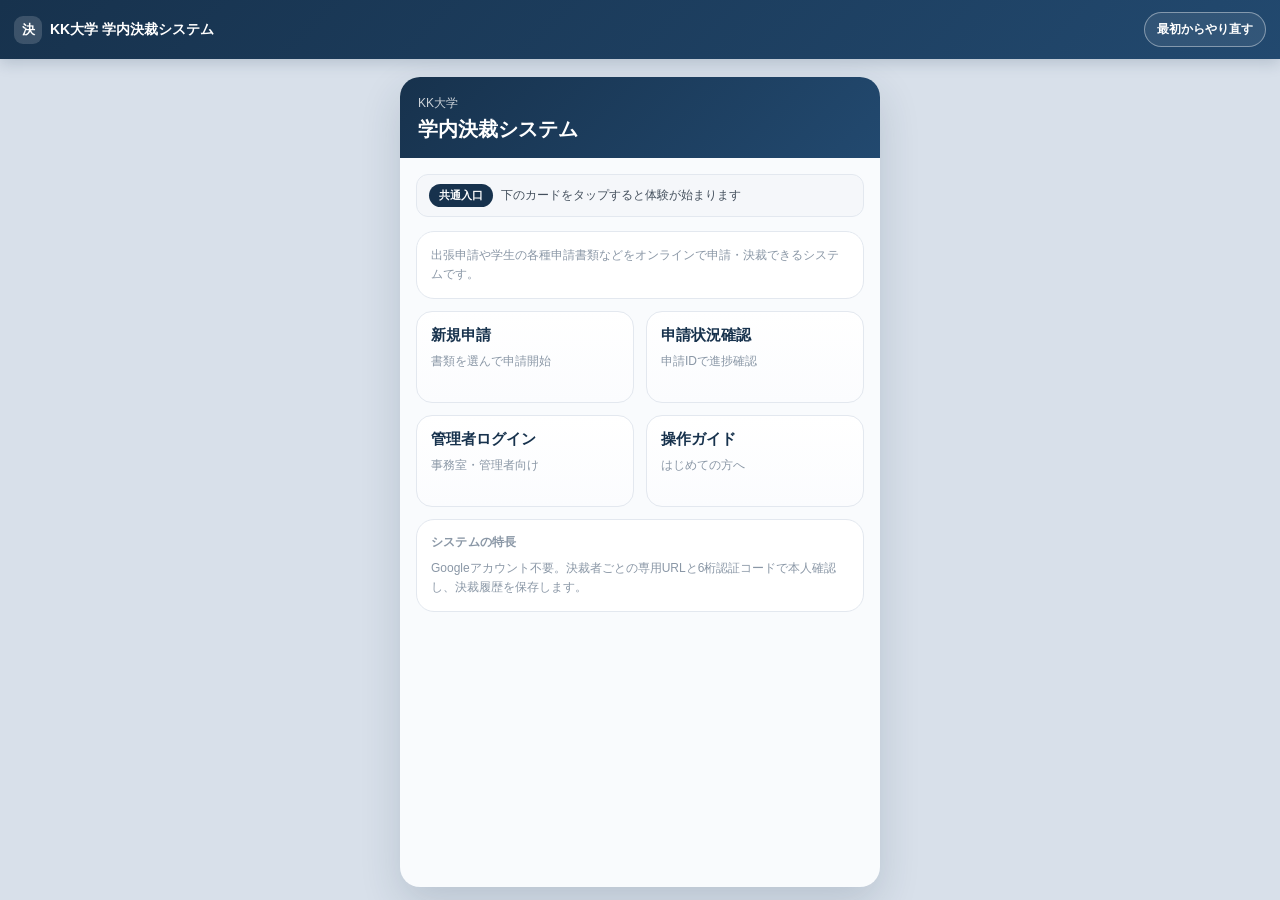
<file: app.html>
<!DOCTYPE html>
<html lang="ja">
<head>
  <meta charset="UTF-8" />
  <meta name="viewport" content="width=device-width, initial-scale=1.0, viewport-fit=cover" />
  <meta name="description" content="KK大学 学内決裁システム スマホ実機向けアプリ版デモ" />
  <title>KK大学 学内決裁システム（アプリ版デモ）</title>
  <link rel="stylesheet" href="./css/style.css" />
</head>
<body class="app-page">
  <div class="app-bar">
    <div class="app-bar-brand">
      <span class="app-bar-mark">決</span>
      <span class="app-bar-title">KK大学 学内決裁システム</span>
    </div>
    <button type="button" class="app-reset-btn" id="appResetBtn">最初からやり直す</button>
  </div>

  <main class="app-shell">
    <div class="screen active" data-screen="top">
      <div class="screen-head">
        <small>KK大学</small>
        <h3>学内決裁システム</h3>
      </div>
      <div class="screen-body">
        <div class="flow-guide"><span class="role-badge">共通入口</span>下のカードをタップすると体験が始まります</div>
        <div class="card subtext">出張申請や学生の各種申請書類などをオンラインで申請・決裁できるシステムです。</div>
        <div class="menu-cards">
          <div class="menu-card" data-next="select"><strong>新規申請</strong><span>書類を選んで申請開始</span></div>
          <div class="menu-card" data-next="detail"><strong>申請状況確認</strong><span>申請IDで進捗確認</span></div>
          <div class="menu-card" data-next="list"><strong>管理者ログイン</strong><span>事務室・管理者向け</span></div>
          <div class="menu-card"><strong>操作ガイド</strong><span>はじめての方へ</span></div>
        </div>
        <div class="card">
          <div class="card-title">システムの特長</div>
          <div class="subtext">Googleアカウント不要。決裁者ごとの専用URLと6桁認証コードで本人確認し、決裁履歴を保存します。</div>
        </div>
      </div>
    </div>

    <div class="screen" data-screen="select">
      <div class="screen-head">
        <small>新規申請</small>
        <h3>書類を選択してください</h3>
      </div>
      <div class="screen-body">
        <div class="flow-guide"><span class="role-badge">起案（申請者）</span>作成する書類をタップして選んでください</div>
        <div class="doc-category">
          <div class="doc-category-title">出張・旅費</div>
          <div class="doc-grid">
            <div class="doc-card" data-next="form" data-doc-type="travel" data-doc-name="出張申請書"><strong>出張申請書</strong><span>出張の目的・行程・費用を申請</span></div>
            <div class="doc-card" data-next="form" data-doc-type="generic" data-doc-name="旅費精算書"><strong>旅費精算書</strong><span>出張後の実費精算を申請</span></div>
          </div>
        </div>
        <div class="doc-category">
          <div class="doc-category-title">学生関係</div>
          <div class="doc-grid">
            <div class="doc-card" data-next="form" data-doc-type="student" data-doc-name="課外活動・行事開催申請書"><strong>課外活動・行事開催申請書</strong><span>部・サークルの行事開催を申請</span></div>
            <div class="doc-card" data-next="form" data-doc-type="generic" data-doc-name="学生団体設立届"><strong>学生団体設立届</strong><span>新規団体の設立を届出</span></div>
            <div class="doc-card" data-next="form" data-doc-type="generic" data-doc-name="施設使用許可申請書"><strong>施設使用許可申請書</strong><span>学内施設の利用を申請</span></div>
          </div>
        </div>
        <div class="doc-category">
          <div class="doc-category-title">経理・庶務</div>
          <div class="doc-grid">
            <div class="doc-card" data-next="form" data-doc-type="generic" data-doc-name="物品購入申請書"><strong>物品購入申請書</strong><span>備品・消耗品の購入を申請</span></div>
            <div class="doc-card" data-next="form" data-doc-type="generic" data-doc-name="諸経費精算書"><strong>諸経費精算書</strong><span>立替経費の精算を申請</span></div>
            <div class="doc-card" data-next="form" data-doc-type="generic" data-doc-name="休暇届"><strong>休暇届</strong><span>休暇取得を届出</span></div>
            <div class="doc-card" data-next="form" data-doc-type="generic" data-doc-name="備品修繕依頼書"><strong>備品修繕依頼書</strong><span>備品の修理・交換を依頼</span></div>
          </div>
        </div>
      </div>
    </div>

    <div class="screen" data-screen="form">
      <div class="screen-head">
        <small>新規申請</small>
        <h3><span data-doc-name-target>出張申請書</span></h3>
      </div>
      <div class="screen-body">
        <div class="flow-guide"><span class="role-badge">起案（申請者）</span>内容を確認・編集し、下のボタンで次へ進みます</div>

        <div class="doc-template" data-doc-template="travel">
          <div class="field-group">
            <div class="field"><label>申請者名</label><div class="value">田中 一郎</div></div>
            <div class="field"><label>所属・職名</label><div class="value">学務部 教務課 事務職員</div></div>
            <div class="field"><label>申請種別</label><div class="value" data-doc-name-target>出張申請書</div></div>
            <div class="field"><label>件名</label><div class="value editable" contenteditable="true" spellcheck="false">私立大学事務研修会 出席のための出張</div><span class="field-hint">タップすると文面を編集できます</span></div>
            <div class="field"><label>申請内容</label><div class="value editable" contenteditable="true" spellcheck="false">私立大学事務研修会への出席のため、下記の通り出張いたします。</div><span class="field-hint">タップすると文面を編集できます</span></div>
            <div class="cols-2">
              <div class="field"><label>出張日</label><div class="value">2026/07/08</div></div>
              <div class="field"><label>出張先</label><div class="value">東京都</div></div>
            </div>
            <div class="summary-box">
              <div class="card-title">金額内訳</div>
              <div class="sum-row"><span>交通費</span><strong>8,500円</strong></div>
              <div class="sum-row"><span>宿泊費</span><strong>18,000円</strong></div>
              <div class="sum-row"><span>その他費用</span><strong>1,800円</strong></div>
              <div class="sum-row total"><span>合計金額</span><strong>28,300円</strong></div>
            </div>
          </div>
        </div>

        <div class="doc-template" data-doc-template="student">
          <div class="field-group">
            <div class="field"><label>申請者名</label><div class="value">佐藤 花子</div></div>
            <div class="cols-2">
              <div class="field"><label>学籍番号</label><div class="value">21S1234</div></div>
              <div class="field"><label>学部・学科・学年</label><div class="value">経済学部 経済学科 3年</div></div>
            </div>
            <div class="field"><label>団体名</label><div class="value">◯◯部</div></div>
            <div class="field"><label>件名</label><div class="value editable" contenteditable="true" spellcheck="false">学内スポーツ交流会の開催</div><span class="field-hint">タップすると文面を編集できます</span></div>
            <div class="cols-2">
              <div class="field"><label>実施日時</label><div class="value">2026/07/20 13:00〜17:00</div></div>
              <div class="field"><label>使用施設</label><div class="value">第一体育館</div></div>
            </div>
            <div class="field"><label>参加予定人数</label><div class="value">40名</div></div>
            <div class="field"><label>目的</label><div class="value editable" contenteditable="true" spellcheck="false">部員相互の親睦を深めるとともに、新入部員の勧誘につなげることを目的とする。</div><span class="field-hint">タップすると文面を編集できます</span></div>
          </div>
        </div>

        <div class="doc-template" data-doc-template="generic">
          <div class="field-group">
            <div class="field"><label>申請者名</label><div class="value">山田 太郎</div></div>
            <div class="field"><label>所属・職名</label><div class="value">学務部 教務課 事務職員</div></div>
            <div class="field"><label>書類種別</label><div class="value" data-doc-name-target>物品購入申請書</div></div>
            <div class="field"><label>件名</label><div class="value editable" contenteditable="true" spellcheck="false" data-doc-subject-target>物品購入申請書の提出について</div><span class="field-hint">タップすると文面を編集できます</span></div>
            <div class="field"><label>申請内容</label><div class="value editable" contenteditable="true" spellcheck="false">下記の通り申請いたします。詳細は添付資料をご確認ください。</div><span class="field-hint">タップすると文面を編集できます</span></div>
            <div class="field"><label>提出日</label><div class="value">2026/07/01</div></div>
          </div>
        </div>

        <div class="btn-single"><button class="btn navy" type="button" data-next="confirm">確認画面へ進む</button></div>
      </div>
    </div>

    <div class="screen" data-screen="confirm">
      <div class="screen-head">
        <small>提出確認</small>
        <h3>入力内容の確認</h3>
      </div>
      <div class="screen-body">
        <div class="flow-guide"><span class="role-badge">起案（申請者）</span>入力内容に誤りがなければ提出してください</div>
        <div class="field"><label>申請ID</label><div class="value"><strong>2026-0001</strong></div></div>
        <div class="field"><label>申請者 / 書類種別</label><div class="value">田中 一郎 / 出張申請書</div></div>
        <div class="field"><label>件名</label><div class="value">私立大学事務研修会 出席のための出張</div></div>
        <div class="field"><label>金額</label><div class="value"><strong>28,300円</strong></div></div>
        <div class="field"><label>申請内容</label><div class="value">私立大学事務研修会への出席のため、下記の通り出張いたします。</div></div>
        <div class="field"><label>添付資料</label><div class="value">https://example.jp/expense/2026-0001</div></div>
        <div class="field"><label>決裁ルート</label>
          <div class="route">
            <span class="step current">起案（申請者）</span>
            <span>→</span>
            <span class="step">室長</span>
            <span>→</span>
            <span class="step">部長</span>
          </div>
        </div>
        <div class="btn-single"><button class="btn navy" type="button" data-next="mail">この内容で提出する</button></div>
      </div>
    </div>

    <div class="screen" data-screen="approval">
      <div class="screen-head">
        <small>決裁依頼</small>
        <h3>申請 2026-0001 を確認</h3>
      </div>
      <div class="screen-body">
        <div class="flow-guide"><span class="role-badge">室長</span>決裁・差戻し・却下のいずれかを選択してください</div>
        <div class="warn-box">この決裁URLと認証コードはご本人専用です。第三者への転送はお控えください。</div>
        <div class="field-group">
          <div class="field"><label>申請者 / 件名</label><div class="value"><strong>田中 一郎</strong><br>私立大学事務研修会 出席のための出張</div></div>
          <div class="cols-2">
            <div class="field"><label>書類種別</label><div class="value">出張申請書</div></div>
            <div class="field"><label>金額</label><div class="value"><strong>28,300円</strong></div></div>
          </div>
          <div class="field"><label>申請内容</label><div class="value">私立大学事務研修会への出席のための出張。行程・費用の明細は添付資料から確認可。</div></div>
          <div class="field"><label>決裁ルート</label>
            <div class="kessai-ran">
              <div class="kessai-cell stamped">
                <span class="kessai-role-label">起案（申請者）</span>
                <div class="seal"><span class="seal-role">起案</span><span class="seal-word">承認</span><span class="seal-date">07/01</span></div>
              </div>
              <div class="kessai-cell pending">
                <span class="kessai-role-label">室長</span>
                <div class="kessai-pending-mark">未決</div>
              </div>
              <div class="kessai-cell pending">
                <span class="kessai-role-label">部長</span>
                <div class="kessai-pending-mark">未決</div>
              </div>
            </div>
            <div class="meta top8">現在の決裁ステップ：室長</div>
          </div>
          <div class="field"><label>認証コード</label><div class="value">[ 4 8 2 9 1 3 ]</div></div>
          <div class="field"><label>コメント</label><div class="value placeholder">コメントを入力</div></div>
        </div>
        <div class="btn-stack">
          <button class="btn approve" type="button" data-next="approval2" data-result="approve" data-stage="chief">決裁する</button>
          <button class="btn return" type="button" data-next="return" data-result="back" data-stage="chief">差戻し</button>
          <button class="btn reject" type="button" data-next="return" data-result="reject" data-stage="chief">却下</button>
        </div>
      </div>
    </div>

    <div class="screen" data-screen="approval2">
      <div class="screen-head">
        <small>決裁依頼</small>
        <h3>申請 2026-0001 を確認</h3>
      </div>
      <div class="screen-body">
        <div class="flow-guide"><span class="role-badge">部長</span>決裁・差戻し・却下のいずれかを選択してください</div>
        <div class="warn-box">この決裁URLと認証コードはご本人専用です。第三者への転送はお控えください。</div>
        <div class="field-group">
          <div class="field"><label>申請者 / 件名</label><div class="value"><strong>田中 一郎</strong><br>私立大学事務研修会 出席のための出張</div></div>
          <div class="cols-2">
            <div class="field"><label>書類種別</label><div class="value">出張申請書</div></div>
            <div class="field"><label>金額</label><div class="value"><strong>28,300円</strong></div></div>
          </div>
          <div class="field"><label>申請内容</label><div class="value">私立大学事務研修会への出席のための出張。行程・費用の明細は添付資料から確認可。室長決裁済み。</div></div>
          <div class="field"><label>決裁ルート</label>
            <div class="kessai-ran">
              <div class="kessai-cell stamped">
                <span class="kessai-role-label">起案（申請者）</span>
                <div class="seal"><span class="seal-role">起案</span><span class="seal-word">承認</span><span class="seal-date">07/01</span></div>
              </div>
              <div class="kessai-cell stamped">
                <span class="kessai-role-label">室長</span>
                <div class="seal"><span class="seal-role">室長</span><span class="seal-word">承認</span><span class="seal-date">07/01</span></div>
              </div>
              <div class="kessai-cell pending">
                <span class="kessai-role-label">部長</span>
                <div class="kessai-pending-mark">未決</div>
              </div>
            </div>
            <div class="meta top8">現在の決裁ステップ：部長</div>
          </div>
          <div class="field"><label>認証コード</label><div class="value">[ 7 1 0 5 2 6 ]</div></div>
          <div class="field"><label>コメント</label><div class="value placeholder">コメントを入力</div></div>
        </div>
        <div class="btn-stack">
          <button class="btn approve" type="button" data-next="complete" data-result="approve" data-stage="head">決裁する</button>
          <button class="btn return" type="button" data-next="return" data-result="back" data-stage="head">差戻し</button>
          <button class="btn reject" type="button" data-next="return" data-result="reject" data-stage="head">却下</button>
        </div>
      </div>
    </div>

    <div class="screen" data-screen="complete">
      <div class="screen-head success-head">
        <small>決裁完了</small>
        <h3>決裁が完了しました</h3>
      </div>
      <div class="screen-body">
        <div class="flow-guide"><span class="role-badge">完了</span>続けて一覧や詳細画面を確認できます</div>
        <div class="result-card success">
          <div class="result-icon">✓</div>
          <strong>処理が正常に完了しました</strong>
          <span>ご本人と事務室へ完了通知が送信されます。</span>
        </div>
        <div class="field"><label>決裁欄</label>
          <div class="kessai-ran">
            <div class="kessai-cell stamped">
              <span class="kessai-role-label">起案（申請者）</span>
              <div class="seal"><span class="seal-role">起案</span><span class="seal-word">承認</span><span class="seal-date">07/01</span></div>
            </div>
            <div class="kessai-cell stamped">
              <span class="kessai-role-label">室長</span>
              <div class="seal"><span class="seal-role">室長</span><span class="seal-word">承認</span><span class="seal-date">07/01</span></div>
            </div>
            <div class="kessai-cell stamped">
              <span class="kessai-role-label">部長</span>
              <div class="seal"><span class="seal-role">部長</span><span class="seal-word">承認</span><span class="seal-date">07/02</span></div>
            </div>
          </div>
        </div>
        <div class="field"><label>申請ID</label><div class="value">2026-0001</div></div>
        <div class="field"><label>決裁結果</label><div class="value"><strong>部長 決裁</strong></div></div>
        <div class="field"><label>決裁日時</label><div class="value">2026/07/02 09:30</div></div>
        <div class="field"><label>コメント</label><div class="value">内容を確認しました。決裁します。</div></div>
        <div class="btn-row two-btns">
          <button class="btn ghost" type="button" data-next="list">申請一覧へ</button>
          <button class="btn navy" type="button" data-next="detail">詳細を見る</button>
        </div>
      </div>
    </div>

    <div class="screen" data-screen="return">
      <div class="screen-head warning-head">
        <small>差戻し・却下</small>
        <h3>処理結果の確認</h3>
      </div>
      <div class="screen-body">
        <div class="flow-guide"><span class="role-badge">差戻し・却下</span>選択結果に応じて該当カードが強調表示されます</div>
        <div class="result-banner" data-result-banner hidden></div>
        <div class="split-cards mobile-split">
          <div class="result-card warning" data-variant="back">
            <div class="result-icon">↺</div>
            <strong>差戻し</strong>
            <span>申請者へ修正依頼を通知</span>
          </div>
          <div class="result-card danger" data-variant="reject">
            <div class="result-icon">!</div>
            <strong>却下</strong>
            <span>申請者へ却下結果を通知</span>
          </div>
        </div>
        <div class="field"><label>決裁欄</label>
          <div class="kessai-ran" data-kessai-dynamic>
            <div class="kessai-cell stamped" data-decision-role="draft">
              <span class="kessai-role-label">起案（申請者）</span>
              <div class="seal"><span class="seal-role">起案</span><span class="seal-word">承認</span><span class="seal-date">07/01</span></div>
            </div>
            <div class="kessai-cell" data-decision-role="chief">
              <span class="kessai-role-label">室長</span>
            </div>
            <div class="kessai-cell" data-decision-role="head">
              <span class="kessai-role-label">部長</span>
            </div>
          </div>
        </div>
        <div class="field"><label>申請ID</label><div class="value">2026-0001</div></div>
        <div class="field"><label>差戻しコメント例</label><div class="value">出張先の詳細行程を追記のうえ、再申請してください。</div></div>
        <div class="field"><label>却下コメント例</label><div class="value">今回の出張は予算計画対象外のため、却下とします。</div></div>
        <div class="card subtext">差戻しの場合は、申請者が修正後に再申請できるイメージを明示しています。</div>
        <div class="btn-row two-btns">
          <button class="btn ghost" type="button" data-next="list">申請一覧へ</button>
          <button class="btn navy" type="button" data-next="top">トップに戻る</button>
        </div>
      </div>
    </div>

    <div class="screen" data-screen="list">
      <div class="screen-head">
        <small>事務室管理</small>
        <h3>申請一覧・管理</h3>
      </div>
      <div class="screen-body">
        <div class="flow-guide"><span class="role-badge">事務室</span>行をタップすると詳細画面に進みます</div>
        <div class="field"><label>検索・絞り込み</label><div class="value">申請者名 / ステータス / 書類種別 / 期間指定</div></div>
        <div class="list-card" data-next="detail">
          <div class="list-top"><div><strong>2026-0001 出張申請書</strong><div class="meta">田中 一郎 / 出張・旅費 / 現在の決裁者：室長</div></div><span class="status wait">決裁待ち</span></div>
        </div>
        <div class="list-card" data-next="detail">
          <div class="list-top"><div><strong>2026-0002 課外活動・行事開催申請書</strong><div class="meta">佐藤 花子 / 学生関係 / 決裁完了</div></div><span class="status done">決裁完了</span></div>
        </div>
        <div class="list-card" data-next="detail">
          <div class="list-top"><div><strong>2026-0003 諸経費精算書</strong><div class="meta">中村 誠 / 経理・庶務 / 修正待ち</div></div><span class="status back">差戻し</span></div>
        </div>
        <div class="list-card" data-next="detail">
          <div class="list-top"><div><strong>2026-0004 備品修繕依頼書</strong><div class="meta">小林 学 / 経理・庶務 / URL有効期限切れ</div></div><span class="status expired">期限切れ</span></div>
        </div>
      </div>
    </div>

    <div class="screen" data-screen="detail">
      <div class="screen-head">
        <small>申請詳細</small>
        <h3>詳細・決裁履歴</h3>
      </div>
      <div class="screen-body">
        <div class="flow-guide"><span class="role-badge">事務室</span>再通知ボタンでメール画面に進めます</div>
        <div class="field"><label>申請内容</label><div class="value">私立大学事務研修会への出席のための出張。研修資料確認済み。</div></div>
        <div class="summary-box">
          <div class="card-title">金額内訳</div>
          <div class="sum-row"><span>交通費</span><strong>8,500円</strong></div>
          <div class="sum-row"><span>宿泊費</span><strong>18,000円</strong></div>
          <div class="sum-row"><span>その他費用</span><strong>1,800円</strong></div>
          <div class="sum-row total"><span>合計</span><strong>28,300円</strong></div>
        </div>
        <div class="field"><label>添付資料</label><div class="value">https://example.jp/expense/2026-0001</div></div>
        <div class="timeline">
          <div class="timeline-item"><strong>2026/07/01 10:00</strong><span>申請作成・提出（起案）</span></div>
          <div class="timeline-item"><strong>2026/07/01 13:15</strong><span>室長 決裁</span></div>
          <div class="timeline-item"><strong>2026/07/02 09:30</strong><span>部長 決裁</span></div>
          <div class="timeline-item"><strong>2026/07/02 09:35</strong><span>決裁完了</span></div>
        </div>
        <div class="btn-row two-btns">
          <button class="btn ghost" type="button">PDF出力</button>
          <button class="btn navy" type="button" data-next="mail">再通知</button>
        </div>
        <div class="btn-single"><button class="btn ghost" type="button" data-next="list">申請一覧へ戻る</button></div>
      </div>
    </div>

    <div class="screen" data-screen="error">
      <div class="screen-head danger-head">
        <small>エラー画面</small>
        <h3>手続き状況を確認できません</h3>
      </div>
      <div class="screen-body">
        <div class="flow-guide"><span class="role-badge">エラー時</span>右上の「最初からやり直す」でトップに戻れます</div>
        <div class="error-card"><strong>URLが無効です</strong><span>送付されたURLをご確認ください。</span></div>
        <div class="error-card"><strong>有効期限が切れています</strong><span>事務室へ再通知をご依頼ください。</span></div>
        <div class="error-card"><strong>すでに決裁済みです</strong><span>このURLは再利用できません。</span></div>
        <div class="error-card"><strong>認証コードが違います</strong><span>6桁コードを再度ご確認ください。</span></div>
        <div class="error-card"><strong>この申請はすでに終了しています</strong><span>詳細は事務室へお問い合わせください。</span></div>
        <div class="card subtext">怖さを抑えた丁寧な文言で、事務室への問い合わせ導線を自然に表示しています。</div>
        <div class="btn-single"><button class="btn navy" type="button" data-next="top">トップに戻る</button></div>
      </div>
    </div>

    <div class="screen" data-screen="mail">
      <div class="screen-head">
        <small>メール通知</small>
        <h3>決裁依頼メール</h3>
      </div>
      <div class="screen-body">
        <div class="flow-guide"><span class="role-badge">室長へのメール</span>本文中のリンクをタップすると決裁画面が開きます</div>
        <div class="mail-card">
          <div class="mail-subject">件名： 【決裁依頼】出張申請書 2026-0001</div>
          <div class="mail-body">
            <p>佐藤 室長 様</p>
            <p>以下の書類について、決裁確認をお願いいたします。</p>
            <p>申請ID：2026-0001<br>件名：私立大学事務研修会 出席のための出張<br>申請者：田中 一郎<br>金額：28,300円</p>
            <p class="mail-link" data-next="approval">決裁画面を開く</p>
            <p>認証コード：482913<br>有効期限：2026年7月8日 23:59</p>
            <p class="mail-note">※このURLと認証コードはご本人専用です。<br>※第三者への転送はお控えください。</p>
          </div>
        </div>
      </div>
    </div>
  </main>

  <script src="./js/main.js"></script>
  <script>
    var appResetBtn = document.getElementById('appResetBtn');
    if (appResetBtn) {
      appResetBtn.addEventListener('click', function () {
        delete document.body.dataset.flowResult;
        delete document.body.dataset.flowStage;
        applyDocSelection('travel', '出張申請書');
        switchScreen('top');
      });
    }
  </script>
</body>
</html>
</file>
<file: css/style.css>
:root {
  --navy: #17324d;
  --navy-2: #22496f;
  --green: #1f7a4f;
  --green-soft: #e9f6ef;
  --orange: #d9822b;
  --orange-soft: #fff4e8;
  --red: #c84a4a;
  --red-soft: #fdeeee;
  --gray-1: #f5f7fa;
  --gray-2: #e3e8ef;
  --gray-3: #8a97a6;
  --text: #1d2a37;
  --white: #ffffff;
  --shadow: 0 10px 30px rgba(23, 50, 77, 0.08);
  --radius: 18px;
  --radius-sm: 12px;
  --max: 1280px;
}

* {
  box-sizing: border-box;
}

html {
  scroll-behavior: smooth;
}

body {
  margin: 0;
  font-family: -apple-system, BlinkMacSystemFont, "Segoe UI", "Hiragino Sans", "Hiragino Kaku Gothic ProN", "Yu Gothic", sans-serif;
  color: var(--text);
  background: linear-gradient(180deg, #f7fafc 0%, #eef3f8 100%);
}

a {
  color: inherit;
}

.site-header {
  position: sticky;
  top: 0;
  z-index: 20;
  backdrop-filter: blur(10px);
  background: rgba(255, 255, 255, 0.92);
  border-bottom: 1px solid var(--gray-2);
}

.header-inner {
  max-width: var(--max);
  margin: 0 auto;
  padding: 14px 20px;
  display: flex;
  align-items: center;
  justify-content: space-between;
  gap: 16px;
}

.brand {
  display: flex;
  align-items: center;
  gap: 12px;
  min-width: 0;
}

.brand-mark {
  width: 42px;
  height: 42px;
  border-radius: 14px;
  background: linear-gradient(135deg, var(--navy), var(--navy-2));
  color: var(--white);
  display: grid;
  place-items: center;
  font-weight: 800;
  box-shadow: var(--shadow);
}

.brand small {
  display: block;
  color: var(--gray-3);
  font-size: 12px;
  margin-bottom: 2px;
}

.brand strong {
  font-size: 16px;
  line-height: 1.3;
  display: block;
}

.header-note {
  color: var(--gray-3);
  font-size: 13px;
  text-align: right;
}

.container {
  max-width: var(--max);
  margin: 0 auto;
  padding: 24px 20px 60px;
}

.hero {
  background: linear-gradient(135deg, var(--navy) 0%, var(--navy-2) 80%);
  color: var(--white);
  border-radius: 28px;
  padding: 28px;
  box-shadow: var(--shadow);
  position: relative;
  overflow: hidden;
}

.hero::after {
  content: "";
  position: absolute;
  right: -40px;
  bottom: -40px;
  width: 220px;
  height: 220px;
  border-radius: 50%;
  border: 1px solid rgba(255, 255, 255, 0.14);
}

.hero-grid {
  display: grid;
  grid-template-columns: 1.2fr 0.8fr;
  gap: 22px;
  align-items: center;
}

.hero h1 {
  margin: 0 0 10px;
  font-size: clamp(28px, 4vw, 40px);
  line-height: 1.2;
}

.hero p {
  margin: 0;
  color: rgba(255, 255, 255, 0.9);
  line-height: 1.8;
  font-size: 15px;
}

.hero-badges {
  display: flex;
  flex-wrap: wrap;
  gap: 10px;
  margin-top: 18px;
}

.badge {
  border: 1px solid rgba(255, 255, 255, 0.18);
  background: rgba(255, 255, 255, 0.08);
  color: var(--white);
  padding: 9px 12px;
  border-radius: 999px;
  font-size: 12px;
}

.hero-card {
  background: rgba(255, 255, 255, 0.1);
  border: 1px solid rgba(255, 255, 255, 0.18);
  border-radius: 20px;
  padding: 18px;
}

.hero-card-title {
  font-size: 13px;
  color: rgba(255, 255, 255, 0.8);
  margin-bottom: 8px;
}

.hero-card strong {
  display: block;
  font-size: 18px;
  margin-bottom: 12px;
}

.hero-list {
  display: grid;
  gap: 10px;
  font-size: 14px;
  color: rgba(255, 255, 255, 0.92);
}

.section-head {
  margin: 28px 0 16px;
}

.section-head h2 {
  margin: 0;
  font-size: 24px;
  color: var(--navy);
}

.section-head p {
  margin: 6px 0 0;
  color: var(--gray-3);
  font-size: 14px;
}

.tab-bar {
  display: flex;
  gap: 12px;
  overflow-x: auto;
  padding-bottom: 8px;
  margin-bottom: 18px;
  scrollbar-width: thin;
}

.tab-btn {
  flex: 0 0 auto;
  border: 1px solid var(--gray-2);
  background: var(--white);
  color: var(--text);
  min-height: 52px;
  border-radius: 16px;
  padding: 12px 16px;
  font-size: 14px;
  font-weight: 700;
  cursor: pointer;
  white-space: nowrap;
  box-shadow: 0 4px 14px rgba(23, 50, 77, 0.04);
  transition: transform 0.18s ease, background 0.18s ease, color 0.18s ease, border-color 0.18s ease;
}

.tab-btn:hover {
  transform: translateY(-1px);
}

.tab-btn.active {
  background: var(--navy);
  color: var(--white);
  border-color: var(--navy);
}

.demo-grid {
  display: grid;
  grid-template-columns: 390px 1fr;
  gap: 22px;
  align-items: start;
}

.panel {
  background: var(--white);
  border: 1px solid var(--gray-2);
  border-radius: 24px;
  box-shadow: var(--shadow);
}

.phone-shell {
  padding: 16px;
  background: linear-gradient(180deg, #eef3f9, #f8fafc);
  position: sticky;
  top: 84px;
}

.phone {
  width: 100%;
  background: #f9fbfd;
  border: 1px solid #cad5e2;
  border-radius: 28px;
  overflow: hidden;
  box-shadow: 0 12px 30px rgba(23, 50, 77, 0.08);
}

.phone-status {
  height: 28px;
  background: #0f2338;
  position: relative;
}

.phone-status::after {
  content: "";
  width: 112px;
  height: 22px;
  background: #0b1827;
  border-radius: 0 0 16px 16px;
  position: absolute;
  left: 50%;
  transform: translateX(-50%);
  top: 0;
}

.screen,
.desktop-screen {
  display: none;
}

.screen.active,
.desktop-screen.active {
  display: block;
}

.screen-head {
  background: linear-gradient(135deg, var(--navy), var(--navy-2));
  color: var(--white);
  padding: 18px 18px 16px;
}

.success-head {
  background: linear-gradient(135deg, #195f3f, #258554);
}

.warning-head {
  background: linear-gradient(135deg, #9a6518, #d9822b);
}

.danger-head {
  background: linear-gradient(135deg, #8e2e2e, #c84a4a);
}

.screen-head small {
  display: block;
  color: rgba(255, 255, 255, 0.78);
  margin-bottom: 4px;
  font-size: 12px;
}

.screen-head h3 {
  margin: 0;
  font-size: 20px;
  line-height: 1.3;
}

.screen-body {
  padding: 16px;
  display: grid;
  gap: 12px;
}

.card {
  background: var(--white);
  border: 1px solid var(--gray-2);
  border-radius: var(--radius);
  padding: 14px;
}

.card-title {
  font-size: 12px;
  color: var(--gray-3);
  margin-bottom: 8px;
  font-weight: 700;
  letter-spacing: 0.02em;
}

.menu-cards,
.desktop-menu,
.error-grid,
.split-cards {
  display: grid;
  gap: 12px;
}

.menu-cards,
.desktop-menu {
  grid-template-columns: repeat(2, 1fr);
}

.error-grid {
  grid-template-columns: repeat(2, 1fr);
}

.split-cards {
  grid-template-columns: repeat(2, 1fr);
}

.menu-card {
  min-height: 92px;
  border: 1px solid var(--gray-2);
  border-radius: 16px;
  padding: 14px;
  background: linear-gradient(180deg, #fff, #fbfcfe);
}

.desktop-menu .menu-card {
  min-height: 116px;
  padding: 18px;
}

.menu-card strong {
  display: block;
  font-size: 15px;
  margin-bottom: 6px;
  color: var(--navy);
}

.menu-card span,
.meta,
.subtext {
  color: var(--gray-3);
  font-size: 12px;
  line-height: 1.6;
}

.field-group,
.btn-stack {
  display: grid;
  gap: 12px;
}

.field,
.fake-input,
.error-card,
.timeline,
.mail-card {
  border: 1px solid var(--gray-2);
  border-radius: var(--radius-sm);
  background: var(--white);
  padding: 12px 13px;
}

.field label {
  display: block;
  font-size: 12px;
  color: var(--gray-3);
  margin-bottom: 6px;
  font-weight: 700;
}

.field .value,
.fake-input {
  font-size: 14px;
  line-height: 1.6;
}

.cols-2,
.desktop-grid-2,
.filters,
.btn-row {
  display: grid;
  gap: 12px;
}

.cols-2 {
  grid-template-columns: 1fr 1fr;
}

.desktop-grid-2 {
  grid-template-columns: 1.15fr 0.85fr;
  gap: 18px;
}

.desktop-grid-2.equal,
.btn-row.two-btns {
  grid-template-columns: 1fr 1fr;
}

.summary-box {
  padding: 14px;
  border-radius: 16px;
  border: 1px solid #d6e6da;
  background: linear-gradient(180deg, #f8fcfa, #eef8f2);
}

.sum-row {
  display: flex;
  justify-content: space-between;
  gap: 10px;
  margin: 8px 0;
  font-size: 14px;
}

.sum-row.total {
  border-top: 1px solid #d6e6da;
  padding-top: 10px;
  font-size: 16px;
  font-weight: 800;
  color: var(--navy);
}

.sum-row.total.no-border {
  border-top: none;
  padding-top: 0;
}

.route {
  display: flex;
  align-items: center;
  gap: 8px;
  flex-wrap: wrap;
}

.step {
  padding: 8px 12px;
  border-radius: 999px;
  border: 1px solid var(--gray-2);
  background: var(--white);
  font-size: 12px;
  font-weight: 700;
}

.step.done {
  background: var(--green-soft);
  border-color: #b9ddc8;
  color: var(--green);
}

.step.current {
  background: #fff8e8;
  border-color: #f0c890;
  color: #8d5a13;
}

.warn-box {
  background: var(--orange-soft);
  border: 1px solid #f3c389;
  color: #7b4e11;
  border-radius: 16px;
  padding: 12px 14px;
  font-size: 13px;
  line-height: 1.7;
}

.btn {
  min-height: 52px;
  border: none;
  border-radius: 14px;
  font-size: 15px;
  font-weight: 800;
  color: var(--white);
  cursor: pointer;
  box-shadow: 0 8px 18px rgba(23, 50, 77, 0.08);
  padding: 0 16px;
}

.btn.approve {
  background: var(--green);
}

.btn.return {
  background: var(--orange);
}

.btn.reject {
  background: var(--red);
}

.btn.navy {
  background: var(--navy);
}

.btn.ghost {
  background: var(--white);
  color: var(--navy);
  border: 1px solid var(--gray-2);
}

.btn-single {
  display: grid;
}

.result-card {
  border-radius: 18px;
  padding: 18px;
  display: grid;
  gap: 8px;
  border: 1px solid var(--gray-2);
}

.result-card.large {
  min-height: 180px;
  align-content: center;
}

.result-card.success {
  background: linear-gradient(180deg, #f3fbf6, #e8f7ee);
  border-color: #c7e7d2;
}

.result-card.warning {
  background: linear-gradient(180deg, #fffaf2, #fff2e2);
  border-color: #f1c892;
}

.result-card.danger {
  background: linear-gradient(180deg, #fff6f6, #fdecec);
  border-color: #efc0c0;
}

.result-icon {
  width: 44px;
  height: 44px;
  border-radius: 50%;
  display: grid;
  place-items: center;
  font-weight: 900;
  color: var(--white);
  background: var(--navy);
}

.result-card.success .result-icon {
  background: var(--green);
}

.result-card.warning .result-icon {
  background: var(--orange);
}

.result-card.danger .result-icon {
  background: var(--red);
}

.result-card strong {
  font-size: 18px;
  color: var(--navy);
}

.result-card span {
  color: #506070;
  line-height: 1.7;
  font-size: 14px;
}

.list-card {
  border: 1px solid var(--gray-2);
  border-radius: 16px;
  padding: 13px;
  background: var(--white);
}

.list-top {
  display: flex;
  justify-content: space-between;
  gap: 12px;
  align-items: start;
}

.status {
  display: inline-flex;
  align-items: center;
  justify-content: center;
  border-radius: 999px;
  padding: 6px 10px;
  font-size: 11px;
  font-weight: 800;
  white-space: nowrap;
}

.status.wait {
  background: #fff2dd;
  color: #9a620d;
}

.status.done {
  background: var(--green-soft);
  color: var(--green);
}

.status.back {
  background: #fff1df;
  color: #a06314;
}

.status.expired {
  background: #f1f4f8;
  color: #5f6b78;
}

.timeline {
  display: grid;
  gap: 12px;
  background: linear-gradient(180deg, #fbfcfe, #f6f9fc);
}

.timeline.large {
  min-height: 100%;
}

.timeline-item {
  border-left: 3px solid var(--navy);
  padding-left: 12px;
  display: grid;
  gap: 4px;
}

.timeline-item strong {
  font-size: 13px;
  color: var(--navy);
}

.timeline-item span {
  color: #526070;
  font-size: 14px;
}

.error-card {
  background: #fffdfd;
  border-color: #ead8d8;
}

.error-card strong {
  display: block;
  margin-bottom: 6px;
  color: #7b2f2f;
}

.error-card span {
  color: #5e6875;
  font-size: 13px;
  line-height: 1.7;
}

.mail-card {
  background: #fcfdff;
}

.mail-card.large {
  min-height: 460px;
}

.mail-subject {
  font-weight: 800;
  color: var(--navy);
  margin-bottom: 14px;
  padding-bottom: 12px;
  border-bottom: 1px solid var(--gray-2);
}

.mail-body p {
  margin: 0 0 14px;
  line-height: 1.8;
  font-size: 14px;
}

.mail-link {
  display: inline-block;
  padding: 10px 14px;
  border-radius: 10px;
  background: var(--navy);
  color: var(--white);
  font-weight: 700;
}

.mail-note {
  color: #667280;
  font-size: 13px;
}

.desktop-view {
  padding: 20px;
  min-height: 920px;
}

.desktop-header {
  display: flex;
  justify-content: space-between;
  align-items: end;
  gap: 16px;
  margin-bottom: 18px;
  padding-bottom: 14px;
  border-bottom: 1px solid var(--gray-2);
}

.desktop-header h3 {
  margin: 0;
  font-size: 24px;
  color: var(--navy);
}

.desktop-header p {
  margin: 6px 0 0;
  color: var(--gray-3);
  font-size: 14px;
  line-height: 1.7;
}

.desktop-meta {
  font-size: 12px;
  color: var(--gray-3);
  text-align: right;
}

.desktop-note-box,
.footer-note {
  background: var(--gray-1);
  border: 1px solid var(--gray-2);
  border-radius: 16px;
  padding: 14px 16px;
  font-size: 14px;
  line-height: 1.8;
  color: #44505d;
}

.desktop-note-box {
  margin-top: 18px;
}

.filters {
  grid-template-columns: repeat(4, 1fr);
  margin-bottom: 14px;
}

.filter {
  border: 1px solid var(--gray-2);
  border-radius: 12px;
  background: #fbfcfe;
  padding: 12px;
  font-size: 13px;
  color: var(--gray-3);
}

.table {
  border: 1px solid var(--gray-2);
  border-radius: 18px;
  overflow: hidden;
  background: var(--white);
}

.tr {
  display: grid;
  grid-template-columns: 92px 92px 90px 90px 1.3fr 90px 100px 110px;
  gap: 10px;
  align-items: center;
  padding: 12px 14px;
  font-size: 12px;
}

.tr.head {
  background: #f8fafc;
  font-weight: 800;
  color: #506070;
}

.tr + .tr {
  border-top: 1px solid var(--gray-2);
}

.footer-note {
  margin-top: 24px;
  background: var(--white);
  box-shadow: var(--shadow);
}

.placeholder {
  color: #9aa5b1;
}

.top8 {
  margin-top: 8px;
}

.flow-guide {
  display: flex;
  align-items: center;
  gap: 8px;
  background: var(--gray-1);
  border: 1px solid var(--gray-2);
  border-radius: 12px;
  padding: 9px 12px;
  font-size: 12px;
  line-height: 1.5;
  color: #44505d;
}

.screen-body .flow-guide {
  margin-bottom: 2px;
}

.desktop-screen .flow-guide {
  margin-bottom: 16px;
}

.flow-guide .role-badge {
  flex: 0 0 auto;
  background: var(--navy);
  color: var(--white);
  border-radius: 999px;
  padding: 3px 10px;
  font-size: 11px;
  font-weight: 700;
  white-space: nowrap;
}

[data-next] {
  cursor: pointer;
}

.menu-card[data-next],
.list-card[data-next],
.tr[data-next] {
  transition: transform 0.15s ease, box-shadow 0.15s ease, border-color 0.15s ease;
}

.menu-card[data-next]:hover,
.list-card[data-next]:hover {
  transform: translateY(-2px);
  box-shadow: 0 10px 22px rgba(23, 50, 77, 0.1);
  border-color: #c4d2e0;
}

.tr[data-next]:hover {
  background: var(--gray-1);
}

.mail-link[data-next]:hover {
  filter: brightness(1.08);
}

.result-card.is-dimmed {
  opacity: 0.45;
  filter: grayscale(0.5);
}

.result-card.warning.is-active {
  box-shadow: 0 0 0 2px var(--orange), var(--shadow);
}

.result-card.danger.is-active {
  box-shadow: 0 0 0 2px var(--red), var(--shadow);
}

.result-banner {
  display: none;
  border-radius: 14px;
  padding: 10px 14px;
  font-size: 13px;
  font-weight: 700;
  line-height: 1.6;
}

.result-banner.show {
  display: block;
}

.result-banner.back {
  background: var(--orange-soft);
  color: #7b4e11;
  border: 1px solid #f0c890;
}

.result-banner.reject {
  background: var(--red-soft);
  color: #7b2f2f;
  border: 1px solid #ead8d8;
}

/* app.html: スマホ実機向けの単独アプリ画面 */
body.app-page {
  margin: 0;
  background: #eef1f6;
  min-height: 100vh;
}

.app-bar {
  position: sticky;
  top: 0;
  z-index: 30;
  display: flex;
  align-items: center;
  justify-content: space-between;
  gap: 10px;
  padding: 12px 14px;
  padding-top: max(12px, env(safe-area-inset-top));
  background: linear-gradient(135deg, var(--navy), var(--navy-2));
  color: var(--white);
  box-shadow: 0 4px 14px rgba(23, 50, 77, 0.18);
}

.app-bar-brand {
  display: flex;
  align-items: center;
  gap: 8px;
  min-width: 0;
}

.app-bar-mark {
  flex: 0 0 auto;
  width: 28px;
  height: 28px;
  border-radius: 9px;
  background: rgba(255, 255, 255, 0.16);
  display: grid;
  place-items: center;
  font-weight: 800;
  font-size: 13px;
}

.app-bar-title {
  font-size: 14px;
  font-weight: 700;
  white-space: nowrap;
  overflow: hidden;
  text-overflow: ellipsis;
}

.app-reset-btn {
  flex: 0 0 auto;
  border: 1px solid rgba(255, 255, 255, 0.4);
  background: rgba(255, 255, 255, 0.08);
  color: var(--white);
  border-radius: 999px;
  padding: 8px 12px;
  font-size: 12px;
  font-weight: 700;
  cursor: pointer;
  white-space: nowrap;
}

.app-reset-btn:active {
  background: rgba(255, 255, 255, 0.22);
}

.app-shell {
  width: 100%;
  max-width: 480px;
  margin: 0 auto;
  background: #f9fbfd;
  min-height: calc(100vh - 56px);
  overflow: hidden;
}

@media (min-width: 560px) {
  body.app-page {
    background: #d8e0ea;
  }

  .app-shell {
    margin: 18px auto;
    min-height: calc(100vh - 90px);
    border-radius: 20px;
    box-shadow: 0 16px 40px rgba(23, 50, 77, 0.16);
  }
}

.app-shell .screen.active {
  animation: app-screen-enter 0.26s ease;
}

@keyframes app-screen-enter {
  from {
    opacity: 0;
    transform: translateY(10px);
  }
  to {
    opacity: 1;
    transform: translateY(0);
  }
}

@media (prefers-reduced-motion: reduce) {
  .app-shell .screen.active {
    animation: none;
  }
}

@media (max-width: 1120px) {
  .hero-grid,
  .demo-grid,
  .desktop-grid-2,
  .desktop-grid-2.equal,
  .filters,
  .error-grid {
    grid-template-columns: 1fr;
  }

  .phone-shell {
    position: static;
  }

  .desktop-view {
    min-height: auto;
  }

  .tr,
  .tr.head {
    grid-template-columns: repeat(4, 1fr);
  }
}

@media (max-width: 720px) {
  .container {
    padding: 18px 14px 40px;
  }

  .header-inner {
    padding: 12px 14px;
  }

  .hero {
    padding: 22px 18px;
    border-radius: 22px;
  }

  .menu-cards,
  .desktop-menu,
  .cols-2,
  .split-cards,
  .btn-row.two-btns,
  .error-grid {
    grid-template-columns: 1fr;
  }

  .header-note {
    display: none;
  }

  .brand strong {
    font-size: 14px;
  }

  .desktop-header {
    align-items: start;
    flex-direction: column;
  }

  .mobile-split {
    grid-template-columns: 1fr;
  }
}

/* クライアント向け提案ページ：課題・解決・仕組み・メリット・FAQ・体験導線 */
.placeholder-logo {
  background: transparent;
  border: 1.5px dashed rgba(255, 255, 255, 0.6);
  color: rgba(255, 255, 255, 0.85);
  font-size: 10px;
  font-weight: 800;
  letter-spacing: 0.04em;
}

.brand-placeholder-tag {
  display: inline-block;
  color: var(--orange) !important;
  font-weight: 700;
}

.pitch-section {
  margin: 36px 0;
}

.pitch-section .section-head {
  margin: 0 0 16px;
}

.pitch-eyebrow {
  display: inline-block;
  background: var(--navy);
  color: var(--white);
  font-size: 12px;
  font-weight: 800;
  letter-spacing: 0.04em;
  padding: 5px 12px;
  border-radius: 999px;
  margin-bottom: 10px;
}

.problem-solution-grid {
  display: grid;
  grid-template-columns: 1fr 1fr;
  gap: 18px;
}

.ps-card {
  border-radius: var(--radius);
  padding: 22px;
  border: 1px solid var(--gray-2);
}

.ps-card .ps-label {
  display: inline-block;
  font-size: 12px;
  font-weight: 800;
  padding: 4px 10px;
  border-radius: 999px;
  margin-bottom: 12px;
}

.ps-card p {
  margin: 0;
  line-height: 1.9;
  font-size: 15px;
  color: var(--text);
}

.ps-card.problem {
  background: linear-gradient(180deg, #fff8f6, var(--red-soft));
  border-color: #f0cccc;
}

.ps-card.problem .ps-label {
  background: var(--red);
  color: var(--white);
}

.ps-card.solution {
  background: linear-gradient(180deg, #f3fbf6, var(--green-soft));
  border-color: #c7e7d2;
}

.ps-card.solution .ps-label {
  background: var(--green);
  color: var(--white);
}

.btn.big {
  display: inline-flex;
  align-items: center;
  justify-content: center;
  min-height: 60px;
  padding: 0 28px;
  font-size: 17px;
  border-radius: 16px;
  text-decoration: none;
}

.pitch-cta-row {
  display: flex;
  justify-content: center;
  margin: 22px 0 6px;
}

.security-steps {
  display: grid;
  grid-template-columns: repeat(3, 1fr);
  gap: 16px;
}

.security-step {
  background: var(--white);
  border: 1px solid var(--gray-2);
  border-radius: var(--radius);
  padding: 20px 18px;
  box-shadow: var(--shadow);
  position: relative;
}

.security-step-num {
  width: 34px;
  height: 34px;
  border-radius: 50%;
  background: var(--navy);
  color: var(--white);
  display: grid;
  place-items: center;
  font-weight: 800;
  margin-bottom: 12px;
}

.security-step strong {
  display: block;
  color: var(--navy);
  font-size: 15px;
  margin-bottom: 8px;
  line-height: 1.5;
}

.security-step span {
  color: #4a5664;
  font-size: 13px;
  line-height: 1.8;
}

.security-step:not(:last-child)::after {
  content: "→";
  position: absolute;
  right: -20px;
  top: 36px;
  color: var(--gray-3);
  font-size: 18px;
}

.benefit-grid {
  display: grid;
  grid-template-columns: repeat(5, 1fr);
  gap: 14px;
}

.benefit-card {
  background: var(--white);
  border: 1px solid var(--gray-2);
  border-radius: var(--radius-sm);
  padding: 16px 14px;
  text-align: center;
}

.benefit-card .benefit-icon {
  width: 36px;
  height: 36px;
  margin: 0 auto 10px;
  border-radius: 50%;
  background: var(--green-soft);
  color: var(--green);
  display: grid;
  place-items: center;
  font-weight: 800;
}

.benefit-card span {
  display: block;
  font-size: 13px;
  font-weight: 700;
  color: var(--navy);
  line-height: 1.6;
}

.faq-list {
  display: grid;
  gap: 12px;
}

.faq-item {
  background: var(--white);
  border: 1px solid var(--gray-2);
  border-radius: var(--radius-sm);
  padding: 16px 18px;
}

.faq-q {
  display: flex;
  gap: 10px;
  font-weight: 800;
  color: var(--navy);
  margin-bottom: 8px;
  line-height: 1.6;
}

.faq-q .faq-mark {
  flex: 0 0 auto;
  color: var(--white);
  background: var(--navy);
  border-radius: 50%;
  width: 22px;
  height: 22px;
  display: grid;
  place-items: center;
  font-size: 12px;
}

.faq-a {
  display: flex;
  gap: 10px;
  color: #44505d;
  font-size: 14px;
  line-height: 1.8;
}

.faq-a .faq-mark {
  flex: 0 0 auto;
  color: var(--navy);
  font-weight: 800;
}

.app-cta {
  display: grid;
  grid-template-columns: 1.3fr 0.7fr;
  gap: 24px;
  align-items: center;
  background: linear-gradient(135deg, var(--navy), var(--navy-2));
  border-radius: 24px;
  padding: 28px;
  color: var(--white);
  box-shadow: var(--shadow);
}

.app-cta-text h3 {
  margin: 0 0 8px;
  font-size: 22px;
}

.app-cta-text p {
  margin: 0 0 18px;
  color: rgba(255, 255, 255, 0.85);
  line-height: 1.8;
  font-size: 14px;
}

.app-cta-qr {
  display: flex;
  justify-content: center;
}

.qr-box {
  background: var(--white);
  border-radius: 14px;
  padding: 10px;
  width: 140px;
  height: 140px;
  display: grid;
  place-items: center;
}

.qr-box svg {
  width: 100%;
  height: 100%;
}

.qr-fallback {
  background: var(--white);
  color: var(--text);
  border-radius: 14px;
  padding: 16px;
  width: 220px;
  text-align: center;
}

.qr-fallback-text {
  margin: 0 0 10px;
  font-size: 12px;
  color: #5a6573;
  line-height: 1.7;
}

.qr-fallback-link {
  display: block;
  word-break: break-all;
  font-size: 12px;
  color: var(--navy-2);
  margin-bottom: 12px;
}

.btn.ghost.small {
  min-height: 38px;
  font-size: 12px;
  padding: 0 14px;
}

.pitch-divider {
  margin: 44px 0 24px;
  text-align: center;
}

.pitch-divider h2 {
  margin: 0 0 6px;
  color: var(--navy);
  font-size: 20px;
}

.pitch-divider p {
  margin: 0;
  color: var(--gray-3);
  font-size: 13px;
}

@media (max-width: 1120px) {
  .app-cta {
    grid-template-columns: 1fr;
    text-align: center;
  }

  .app-cta-qr {
    order: -1;
  }
}

@media (max-width: 860px) {
  .problem-solution-grid {
    grid-template-columns: 1fr;
  }

  .security-steps {
    grid-template-columns: 1fr;
  }

  .security-step:not(:last-child)::after {
    content: "↓";
    right: auto;
    left: 50%;
    top: auto;
    bottom: -22px;
    transform: translateX(-50%);
  }

  .benefit-grid {
    grid-template-columns: repeat(2, 1fr);
  }
}

@media (max-width: 520px) {
  .benefit-grid {
    grid-template-columns: 1fr;
  }

  .btn.big {
    width: 100%;
  }
}

/* 書類選択画面 */
.doc-category {
  display: grid;
  gap: 10px;
}

.doc-category + .doc-category {
  margin-top: 4px;
}

.doc-category-title {
  font-size: 12px;
  font-weight: 800;
  color: var(--navy);
  letter-spacing: 0.02em;
}

.doc-grid {
  display: grid;
  grid-template-columns: repeat(2, 1fr);
  gap: 10px;
}

.doc-card {
  border: 1px solid var(--gray-2);
  border-radius: 16px;
  padding: 13px;
  background: linear-gradient(180deg, #fff, #fbfcfe);
  transition: transform 0.15s ease, box-shadow 0.15s ease, border-color 0.15s ease;
}

.doc-card:hover {
  transform: translateY(-2px);
  box-shadow: 0 10px 22px rgba(23, 50, 77, 0.1);
  border-color: #c4d2e0;
}

.doc-card strong {
  display: block;
  font-size: 14px;
  margin-bottom: 6px;
  color: var(--navy);
  line-height: 1.5;
}

.doc-card span {
  color: var(--gray-3);
  font-size: 12px;
  line-height: 1.6;
}

.desktop-doc-grid {
  grid-template-columns: repeat(3, 1fr);
}

/* 申請フォーム：編集可能な欄 */
.doc-template {
  display: none;
}

body[data-doc-type="travel"] .doc-template[data-doc-template="travel"],
body[data-doc-type="student"] .doc-template[data-doc-template="student"],
body[data-doc-type="generic"] .doc-template[data-doc-template="generic"] {
  display: block;
}

.value.editable {
  border: 1px dashed #c4d2e0;
  border-radius: 10px;
  padding: 9px 10px;
  background: #fbfdff;
  outline: none;
  min-height: 44px;
  cursor: text;
}

.value.editable:focus {
  border-style: solid;
  border-color: var(--navy-2);
  background: var(--white);
}

.field-hint {
  display: block;
  color: var(--gray-3);
  font-size: 11px;
  margin-top: 4px;
}

/* 決裁欄・承認印（ハンコ） */
.kessai-ran {
  display: flex;
  gap: 10px;
}

.kessai-cell {
  flex: 1;
  min-height: 110px;
  border: 1px solid var(--gray-2);
  border-radius: 14px;
  background: var(--white);
  padding: 10px 6px 14px;
  display: flex;
  flex-direction: column;
  align-items: center;
  gap: 8px;
  text-align: center;
}

.kessai-role-label {
  font-size: 11px;
  font-weight: 800;
  color: var(--gray-3);
  letter-spacing: 0.02em;
}

.kessai-cell.pending {
  border-style: dashed;
  border-color: #c7d0da;
  background: #fbfcfe;
}

.kessai-pending-mark {
  margin-top: auto;
  margin-bottom: auto;
  font-size: 12px;
  color: #9aa5b1;
  font-weight: 700;
}

.seal {
  width: 62px;
  height: 62px;
  border-radius: 50%;
  border: 3px solid var(--red);
  color: var(--red);
  display: flex;
  flex-direction: column;
  align-items: center;
  justify-content: center;
  transform: rotate(-8deg);
  margin-top: 2px;
}

.seal-role {
  font-size: 10px;
  line-height: 1.2;
  font-weight: 800;
}

.seal-word {
  font-size: 13px;
  line-height: 1.2;
  font-weight: 800;
  letter-spacing: 0.04em;
}

.seal-date {
  font-size: 8px;
  line-height: 1.2;
  margin-top: 2px;
}

.kessai-cell.stamped .seal {
  animation: seal-stamp 0.45s ease;
}

@keyframes seal-stamp {
  0% {
    transform: scale(1.3) rotate(-8deg);
    opacity: 0;
  }
  60% {
    transform: scale(0.94) rotate(-8deg);
    opacity: 1;
  }
  100% {
    transform: scale(1) rotate(-8deg);
    opacity: 1;
  }
}

@media (prefers-reduced-motion: reduce) {
  .kessai-cell.stamped .seal {
    animation: none;
  }
}

.decision-badge {
  width: 62px;
  height: 62px;
  border-radius: 50%;
  display: flex;
  align-items: center;
  justify-content: center;
  font-weight: 800;
  font-size: 13px;
  color: var(--white);
  transform: rotate(-8deg);
  margin-top: 2px;
}

.kessai-cell.state-reject .decision-badge {
  background: var(--red);
}

.kessai-cell.state-return .decision-badge {
  background: var(--orange);
}

.kessai-ran.large .kessai-cell {
  min-height: 150px;
}

.kessai-ran.large .seal {
  width: 84px;
  height: 84px;
}

.kessai-ran.large .seal-role {
  font-size: 12px;
}

.kessai-ran.large .seal-word {
  font-size: 16px;
}

.kessai-ran.large .seal-date {
  font-size: 10px;
}

@media (max-width: 720px) {
  .doc-grid,
  .desktop-doc-grid {
    grid-template-columns: 1fr;
  }
}

@media (max-width: 480px) {
  .kessai-ran {
    gap: 6px;
  }

  .seal,
  .decision-badge {
    width: 52px;
    height: 52px;
  }
}
</file>
